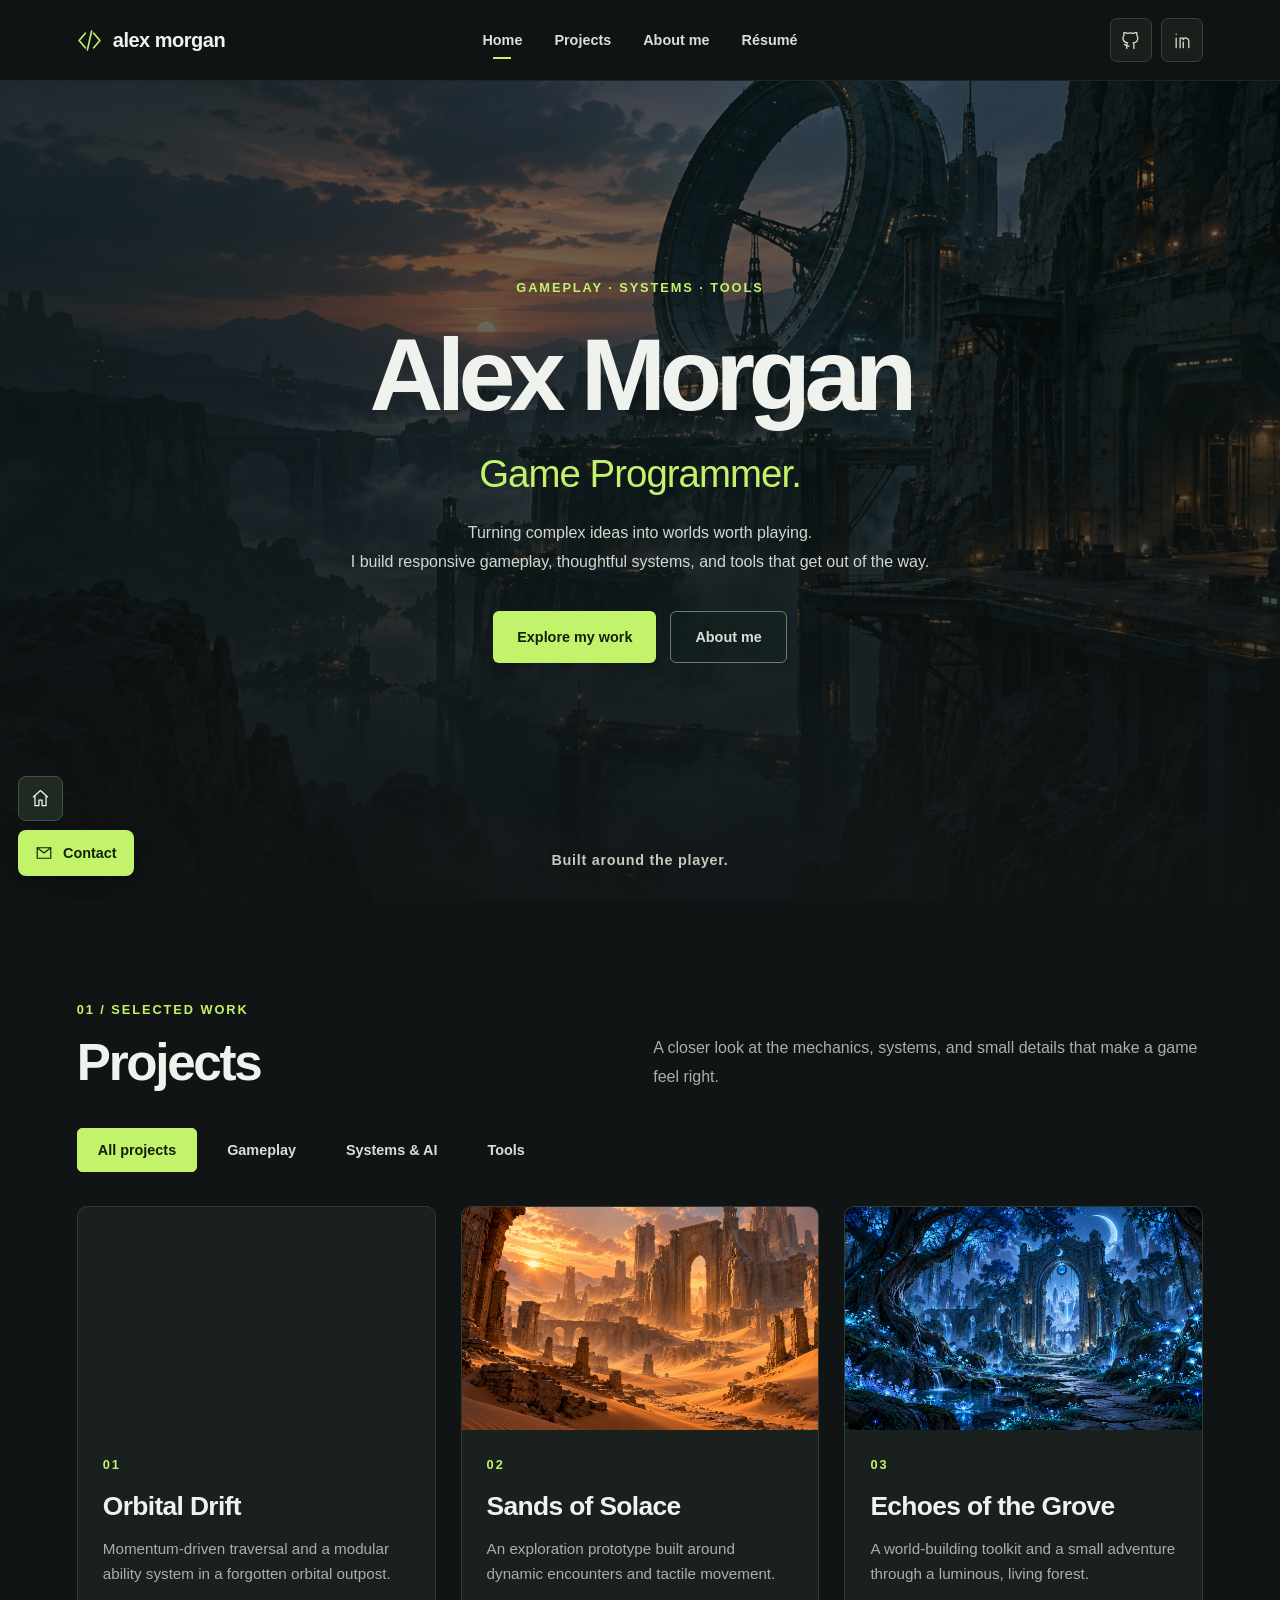
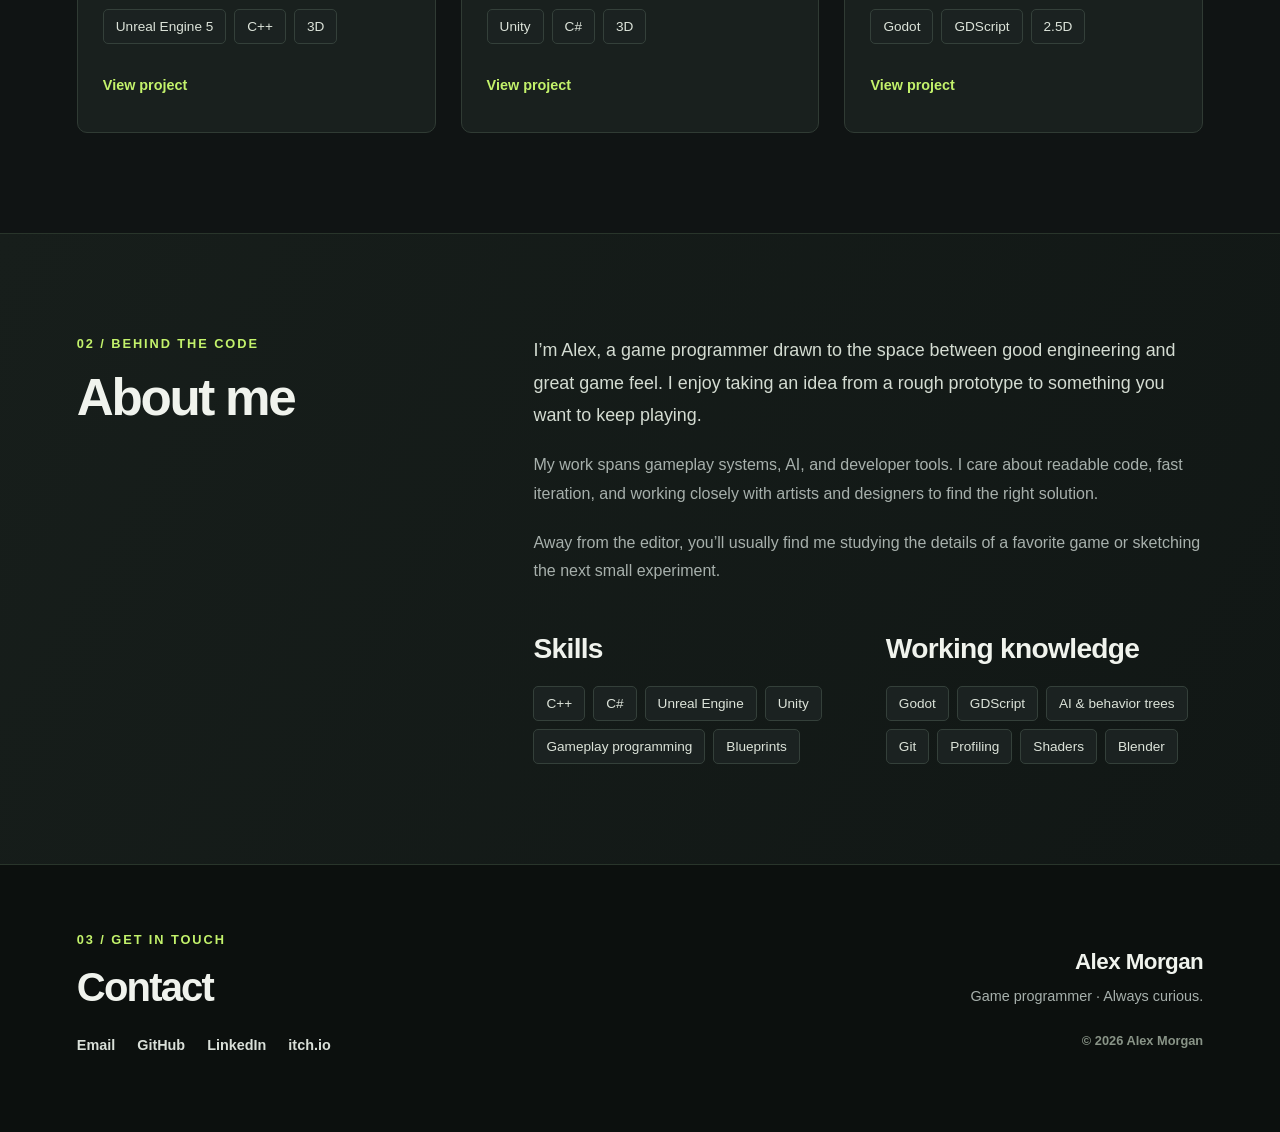
<file: index.html>
<!doctype html>
<html lang="en">
<head>
  <meta charset="utf-8">
  <meta name="viewport" content="width=device-width, initial-scale=1">
  <meta name="theme-color" content="#101414">
  <meta name="description" content="A configurable game programmer portfolio featuring gameplay systems, tools, and interactive worlds.">
  <title>Alex Morgan — Game Programmer</title>
  <link rel="icon" type="image/svg+xml" href="assets/icons/favicon.svg">
  <link rel="stylesheet" href="css/styles.css">
  <link rel="stylesheet" href="assets/fonts/fonts.css">
  <script defer src="config/helpers.js"></script>
  <script defer src="config/global.js"></script>
  <script defer src="config/navigation.js"></script>
  <script defer src="config/home.js"></script>
  <script defer src="config/projects.js"></script>
  <script defer src="config/about.js"></script>
  <script defer src="config/contact.js"></script>
  <script defer src="config/footer.js"></script>
  <script defer src="js/app.js"></script>
</head>
<body data-page="home">
  <div id="app"></div>
  <noscript>Please enable JavaScript to view this configurable portfolio.</noscript>
</body>
</html>
</file>
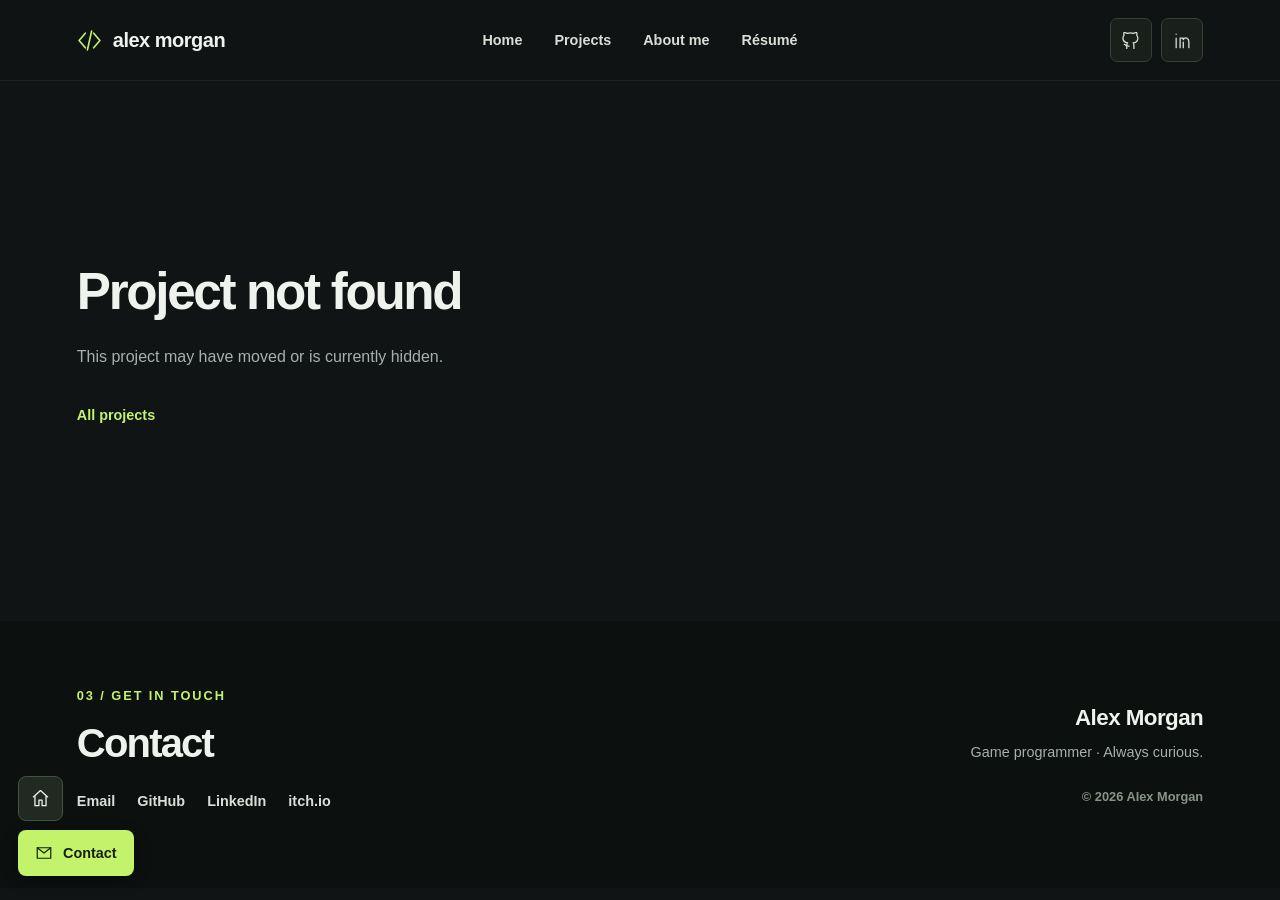
<file: project.html>
<!doctype html>
<html lang="en">
<head>
  <meta charset="utf-8">
  <meta name="viewport" content="width=device-width, initial-scale=1">
  <meta name="theme-color" content="#101414">
  <meta name="description" content="Game development project details, gameplay media, and implementation notes.">
  <title>Project — Alex Morgan</title>
  <link rel="icon" type="image/svg+xml" href="assets/icons/favicon.svg">
  <link rel="stylesheet" href="css/styles.css">
  <link rel="stylesheet" href="assets/fonts/fonts.css">
  <script defer src="config/helpers.js"></script>
  <script defer src="config/global.js"></script>
  <script defer src="config/navigation.js"></script>
  <script defer src="config/projects.js"></script>
  <script defer src="config/project-page.js"></script>
  <script defer src="config/project-details/orbital.js"></script>
  <script defer src="config/project-details/dune.js"></script>
  <script defer src="config/project-details/grove.js"></script>
  <script defer src="config/contact.js"></script>
  <script defer src="config/footer.js"></script>
  <script defer src="js/app.js"></script>
</head>
<body data-page="project">
  <div id="app"></div>
  <noscript>Please enable JavaScript to view this configurable portfolio.</noscript>
</body>
</html>
</file>
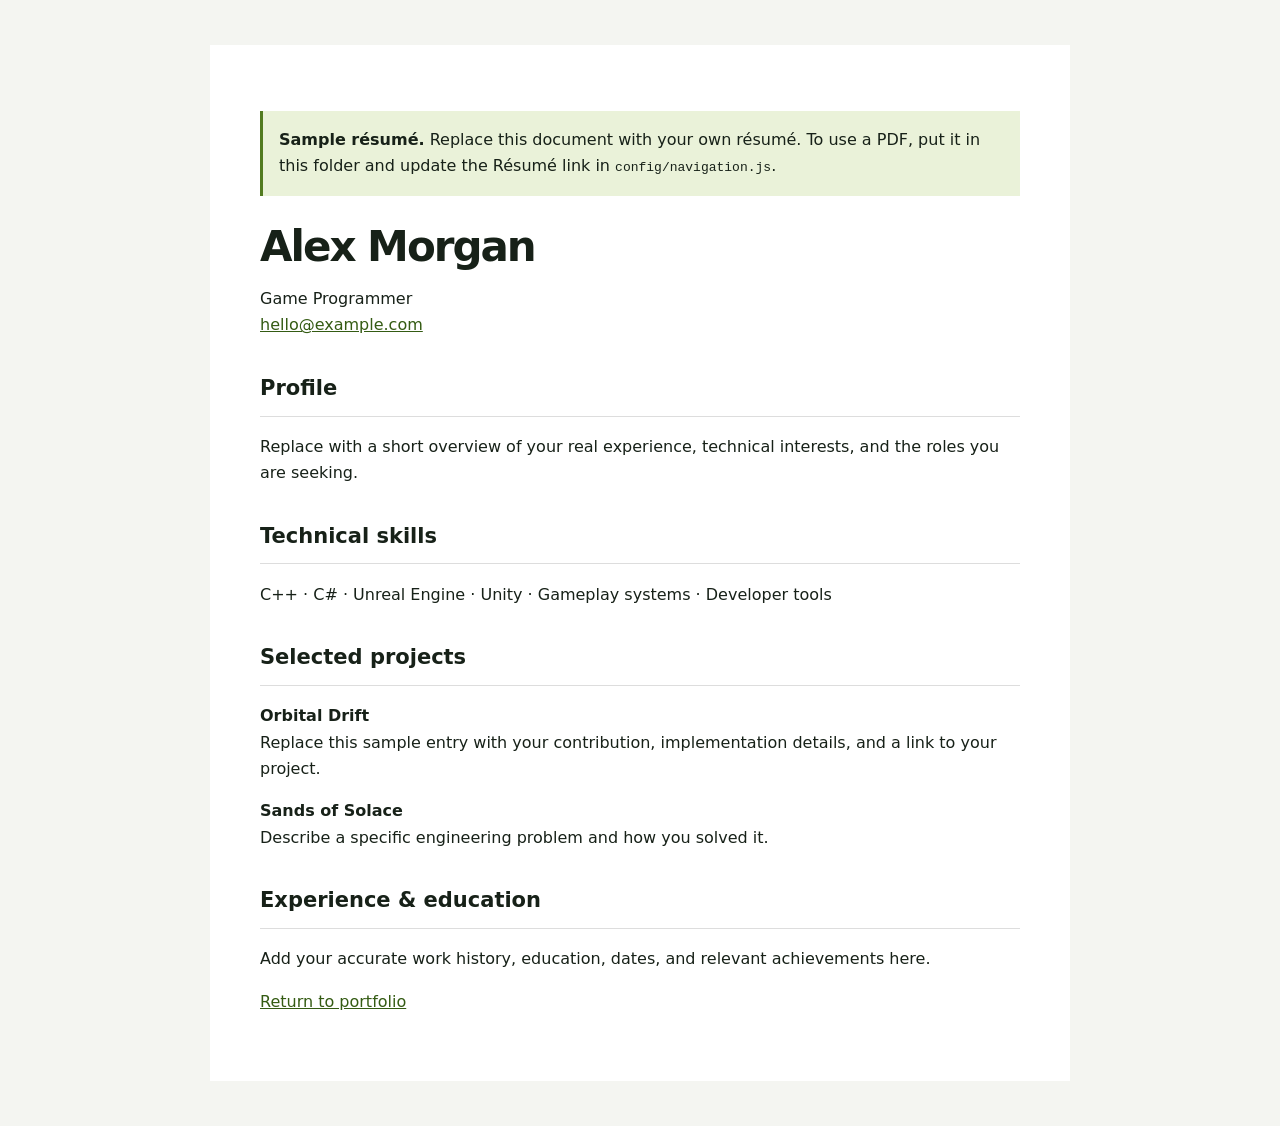
<file: assets/documents/resume.html>
<!doctype html>
<html lang="en"><head><meta charset="utf-8"><meta name="viewport" content="width=device-width,initial-scale=1"><title>Sample résumé — Alex Morgan</title>
<style>body{font-family:system-ui,sans-serif;background:#f4f5f1;color:#172118;line-height:1.65;margin:0}main{max-width:760px;margin:45px auto;background:white;padding:50px}h1{font-size:42px;letter-spacing:-2px;line-height:1.1;margin-bottom:12px}h2{margin-top:32px;font-size:21px;border-bottom:1px solid #ddd;padding-bottom:10px}.note{background:#eaf2d9;padding:16px;border-left:3px solid #527b20}a{color:#345b13}@media(max-width:640px){main{margin:0;padding:26px}}@media print{body{background:white}main{margin:0;padding:0}.note{display:none}}</style></head>
<body><main><p class="note"><strong>Sample résumé.</strong> Replace this document with your own résumé. To use a PDF, put it in this folder and update the Résumé link in <code>config/navigation.js</code>.</p>
<h1>Alex Morgan</h1><p>Game Programmer<br><a href="mailto:hello@example.com">hello@example.com</a></p>
<h2>Profile</h2><p>Replace with a short overview of your real experience, technical interests, and the roles you are seeking.</p>
<h2>Technical skills</h2><p>C++ · C# · Unreal Engine · Unity · Gameplay systems · Developer tools</p>
<h2>Selected projects</h2><p><strong>Orbital Drift</strong><br>Replace this sample entry with your contribution, implementation details, and a link to your project.</p><p><strong>Sands of Solace</strong><br>Describe a specific engineering problem and how you solved it.</p>
<h2>Experience & education</h2><p>Add your accurate work history, education, dates, and relevant achievements here.</p>
<p><a href="../../index.html">Return to portfolio</a></p></main></body></html>
</file>
<file: css/styles.css>
/* Base layout. Content, typography and surface overrides come from config/*.js. */
:root { color-scheme: dark; --font-family: 'Segoe UI', Arial, sans-serif; --page: #101414; --text: #f0f3ed; --muted: #a7b0ac; --accent: #c3f26b; --line: #2b3430; --nav-height: 80px; --sticky-offset: 80px; --page-padding: clamp(24px,6vw,100px); --max-width: 1240px; --section-padding: 100px; }
* { box-sizing: border-box; }
html { scroll-padding-top: calc(var(--sticky-offset) + 18px); }
body { margin: 0; font-family: var(--font-family); color: var(--text); background: var(--page); font-size: 16px; line-height: 1.6; }
body, button, input, textarea, code, pre { font-family: var(--font-family); }
button, a { -webkit-tap-highlight-color: transparent; }
button { font-size: inherit; color: inherit; cursor: pointer; }
button, a { touch-action: manipulation; }
button { background: none; border: 0; }
a { color: inherit; text-decoration: none; }
a:hover { color: var(--accent); }
button:disabled { cursor: default; opacity: .45; }
a:focus-visible, button:focus-visible, [tabindex]:focus-visible { outline: 3px solid var(--accent); outline-offset: 5px; }
::selection { background: #c3f26b; color: #14200c; }
h1, h2, h3, h4, p, figure, pre { margin: 0; }
img { display: block; max-width: 100%; height: auto; }
[hidden] { display: none !important; }
svg { flex: 0 0 auto; }
.container { width: min(100% - 2 * var(--page-padding), var(--max-width)); margin-inline: auto; }
.section { padding-block: var(--section-padding); scroll-margin-top: 10px; }
.text { overflow-wrap: anywhere; }
.eyebrow { margin-bottom: 16px; }
.link { display: inline-flex; align-items: center; justify-content: center; gap: 10px; min-height: 44px; transition: background .18s, border-color .18s, color .18s, box-shadow .18s; }
.link .text { display: inline; }
.skip-link { position: fixed; top: -100px; left: 20px; z-index: 100; background: var(--accent); color: #14200c; padding: 12px 20px; border-radius: 5px; }
.skip-link:focus { top: 12px; }
.site-header { position: relative; z-index: 30; min-height: var(--nav-height); backdrop-filter: blur(18px); }
.site-header.is-sticky { position: sticky; top: 0; }
.header-inner { display: grid; grid-template-columns: 1fr auto 1fr; align-items: center; min-height: var(--nav-height); gap: 24px; }
.brand { justify-self: start; gap: 11px; }
.nav-list { display: flex; align-items: center; gap: 32px; }
.nav-list .link { position: relative; padding-block: 10px; }
.nav-list .link[aria-current]::after { content: ''; position: absolute; bottom: 3px; height: 2px; width: 18px; background: var(--accent); left: calc(50% - 9px); }
.header-socials { display: flex; flex-wrap: wrap; justify-content: flex-end; gap: 9px; }
.icon-link { min-width: 42px; }
.menu-toggle { display: none; }
.hero { position: relative; isolation: isolate; display: grid; place-items: center; min-height: 680px; overflow: hidden; }
.hero.fit-screen { min-height: calc(100svh - var(--nav-height)); }
.background-media, .background-overlay { position: absolute; inset: 0; z-index: -2; pointer-events: none; }
.background-media > img { width: 100%; height: 100%; object-fit: cover; }
.background-overlay { z-index: -1; }
.hero-content { display: flex; flex-direction: column; align-items: center; text-align: center; gap: 20px; padding: 70px 0 110px; width: min(100% - 2 * var(--page-padding), 1000px); }
.hero-content .eyebrow { margin-bottom: 6px; }
.hero-content .role { margin-top: 2px; }
.hero-actions { display: flex; gap: 14px; margin-top: 14px; flex-wrap: wrap; justify-content: center; }
.hero-note { position: absolute; bottom: 30px; text-align: center; }
.section-heading { display: flex; align-items: end; justify-content: space-between; gap: 50px; margin-bottom: 36px; }
.filters { display: flex; flex-wrap: wrap; gap: 10px; margin: 0 0 34px; }
.filter { border: 1px solid var(--line); padding: 11px 20px; border-radius: 5px; min-height: 44px; }
.filter:hover { border-color: var(--accent); }
.project-grid { display: grid; grid-template-columns: repeat(var(--columns,3), minmax(0,1fr)); gap: var(--grid-gap,25px); }
.project-card { overflow: hidden; min-width: 0; display: flex; flex-direction: column; transition: border-color .2s, box-shadow .2s; }
.card-media { display: block; overflow: hidden; }
.card-media img { width: 100%; aspect-ratio: 16/10; object-fit: cover; transition: transform .45s; }
.card-media:hover img { transform: scale(1.035); }
.card-body { display: flex; flex: 1; flex-direction: column; gap: 13px; }
.card-index { margin: 0 0 2px; }
.card-body > .tags { margin-top: auto; padding-top: 10px; }
.card-body > .link { justify-content: flex-start; align-self: start; margin-top: 6px; }
.tags { display: flex; flex-wrap: wrap; gap: 8px; }
.tag { display: inline-flex; align-items: center; min-width: 0; }
.empty-state { grid-column: 1/-1; padding: 50px 0; }
.about-layout { display: grid; grid-template-columns: .72fr 1.28fr; column-gap: 80px; row-gap: 45px; }
.about-paragraphs { display: flex; flex-direction: column; gap: 20px; }
.skill-groups { grid-column: 2; display: grid; grid-template-columns: 1fr 1fr; gap: 35px; }
.skill-group > .text { margin-bottom: 18px; }
.footer-layout { display: flex; gap: 40px; align-items: center; justify-content: space-between; }
.footer-links { display: flex; flex-wrap: wrap; gap: 22px; margin-top: 14px; }
.footer-signature { text-align: right; display: flex; flex-direction: column; gap: 8px; }
.footer-copyright { margin-top: 14px; }
.contact-dock { position: fixed; left: var(--dock-left,18px); bottom: var(--dock-bottom,24px); z-index: 45; display: flex; flex-direction: column; align-items: flex-start; gap: 9px; }
.dock-home { align-self: flex-start; }
.contact-toggle { box-shadow: 0 4px 16px #0005; color: #14200c; }
.contact-panel { position: absolute; bottom: 0; left: 0; width: min(var(--dock-width,300px), calc(100vw - 24px)); max-height: calc(100svh - 30px); overflow-y: auto; }
.contact-panel > .text { padding-right: 25px; margin-bottom: 20px; }
.contact-close { position: absolute; right: 10px; top: 10px; }
.contact-fields { display: flex; flex-direction: column; align-items: start; }
.contact-fields > .link { max-width: 100%; text-align: left; }
.contact-socials { display: flex; flex-wrap: wrap; gap: 8px 18px; padding-top: 15px; border-top: 1px solid var(--line); margin-top: 15px; justify-content: flex-start; }
.project-container { width: min(100% - 2 * var(--project-padding, var(--page-padding)), var(--project-width,1120px)); margin-inline: auto; }
.project-hero { position: relative; isolation: isolate; padding-block: var(--project-padding-y,36px); }
.project-hero.fit-screen { min-height: calc(100svh - var(--nav-height)); display: grid; align-items: center; }
.project-hero-content { display: flex; flex-direction: column; gap: 16px; }
.project-hero-content > .back-link { align-self: start; min-height: 32px; margin-bottom: 0; }
.gallery { width: 100%; margin: 6px auto 0; }
.gallery-row { display: grid; grid-template-columns: 52px minmax(0,1fr) 52px; gap: 18px; align-items: center; max-width: calc(var(--media-max-width,720px) + 140px); margin-inline: auto; }
.gallery-stage { position: relative; overflow: hidden; width: 100%; aspect-ratio: var(--media-ratio,16/9); max-height: var(--media-max-height,40svh); justify-self: center; }
.gallery-stage img, .gallery-stage video, .gallery-stage iframe { width: 100%; height: 100%; object-fit: contain; display: block; border: 0; }
.gallery-stage > .media-wrapper { height: 100%; }
.gallery-stage > .video-poster { position: absolute; inset: 0; }
.gallery-stage > .video-poster img { object-fit: cover; opacity: .66; }
.video-play { position: absolute; left: 50%; top: 50%; transform: translate(-50%,-50%); max-width: calc(100% - 24px); color: #14200c; }
.gallery-caption { display: flex; align-items: start; justify-content: space-between; gap: 20px; margin: 10px auto 0; max-width: var(--media-max-width,720px); }
.gallery-caption .text { font-size: .8rem; }
.gallery-counter { flex: 0 0 auto; white-space: nowrap; }
.gallery-external { min-height: 32px; }
.gallery-stage .media-error { position: absolute; inset: 0; display: grid; place-items: center; text-align: center; padding: 20px; }
.project-content .section-heading { display: block; }
.project-content .section-heading > .text + .text { margin-top: 16px; }
.project-content .section-heading > .link { margin-top: 10px; }
.work { padding-block: 36px 50px; border-top: 1px solid var(--line); }
.work > .text + .text { margin-top: 15px; max-width: 900px; }
.work-section { margin-top: 36px; }
.work-section > .text { margin-bottom: 18px; }
.project-divider { height: 1px; border: 0; }
.work-section-tabs { display: flex; flex-wrap: wrap; gap: 10px; margin-top: 28px; }
.work-section-tab { max-width: 100%; text-align: left; }
.work-section-panel { min-width: 0; }
.work-section-panel > .work-section { margin-top: 24px; }
.image-explanation { display: grid; grid-template-columns: repeat(2,minmax(0,1fr)); gap: 22px; align-items: center; }
.image-explanation img { width: 100%; object-fit: cover; }
.image-explanation.pair > .explanation { grid-column: 1/-1; }
.image-explanation.no-images { grid-template-columns: 1fr; }
.snippet { overflow: hidden; margin-top: 18px; min-width: 0; }
.snippet-header { display: flex; gap: 16px; flex-wrap: wrap; align-items: center; }
.snippet-header .language { margin-left: auto; }
.snippet pre { overflow: auto; padding: 22px; max-height: 680px; scrollbar-width: thin; }
.snippet code.text { display: block; overflow-wrap: normal; tab-size: 4; }
.copy-status { padding: 0 18px 12px; }
.not-found { min-height: 60svh; display: flex; flex-direction: column; align-items: start; gap: 22px; justify-content: center; }
.media-error { padding: 20px; background: #1c251d; }
.media-wrapper { overflow: hidden; }
.sr-only { position: absolute; width: 1px; height: 1px; padding: 0; margin: -1px; overflow: hidden; clip: rect(0,0,0,0); white-space: nowrap; border: 0; }
noscript { display: block; max-width: 650px; margin: 20vh auto; padding: 30px; }
@media (prefers-reduced-motion: reduce) { *, *::before, *::after { scroll-behavior: auto !important; transition: none !important; animation: none !important; } }
@media (forced-colors: active) { .link, .tag, .filter, .project-card { border: 1px solid ButtonText; } }
</file>
<file: assets/fonts/fonts.css>
/* Add licensed local fonts here, then change config/global.js fontFamily.

@font-face {
  font-family: 'MyPortfolioFont';
  src: url('./my-font.woff2') format('woff2');
  font-weight: 100 900;
  font-style: normal;
  font-display: swap;
}

For a non-variable font, use its actual weight (e.g. font-weight: 400).
Add one @font-face rule per weight/style file. */
</file>
